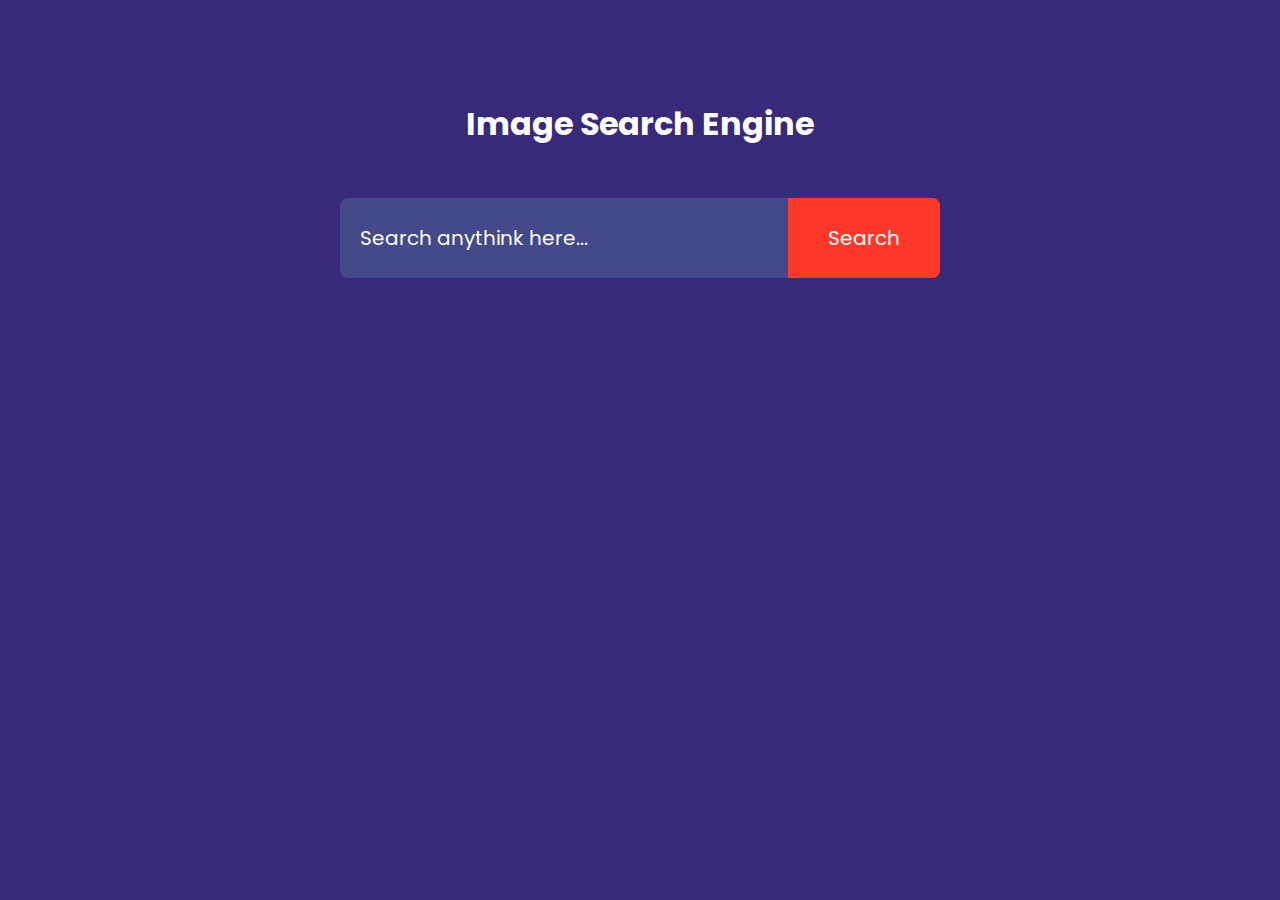
<file: imagesarch/index.html>
<!DOCTYPE html>
<html lang="en">
<head>
    <meta charset="UTF-8">
    <meta name="viewport" content="width=device-width, initial-scale=1.0">
    <title>Image Search App</title>
    <link rel="stylesheet" href="./style.css">
</head>
<body>
    <h1>Image Search Engine</h1>
    <form id="search-form">
        <input type="text" id="search-box" placeholder="Search anythink here...">
        <button id="search-btn">Search</button>
    </form>
    <div id="search-result"></div>
    <button id="show-more-btn">Show more</button>

    <script src="./script.js"></script>
</body>
</html>
</file>
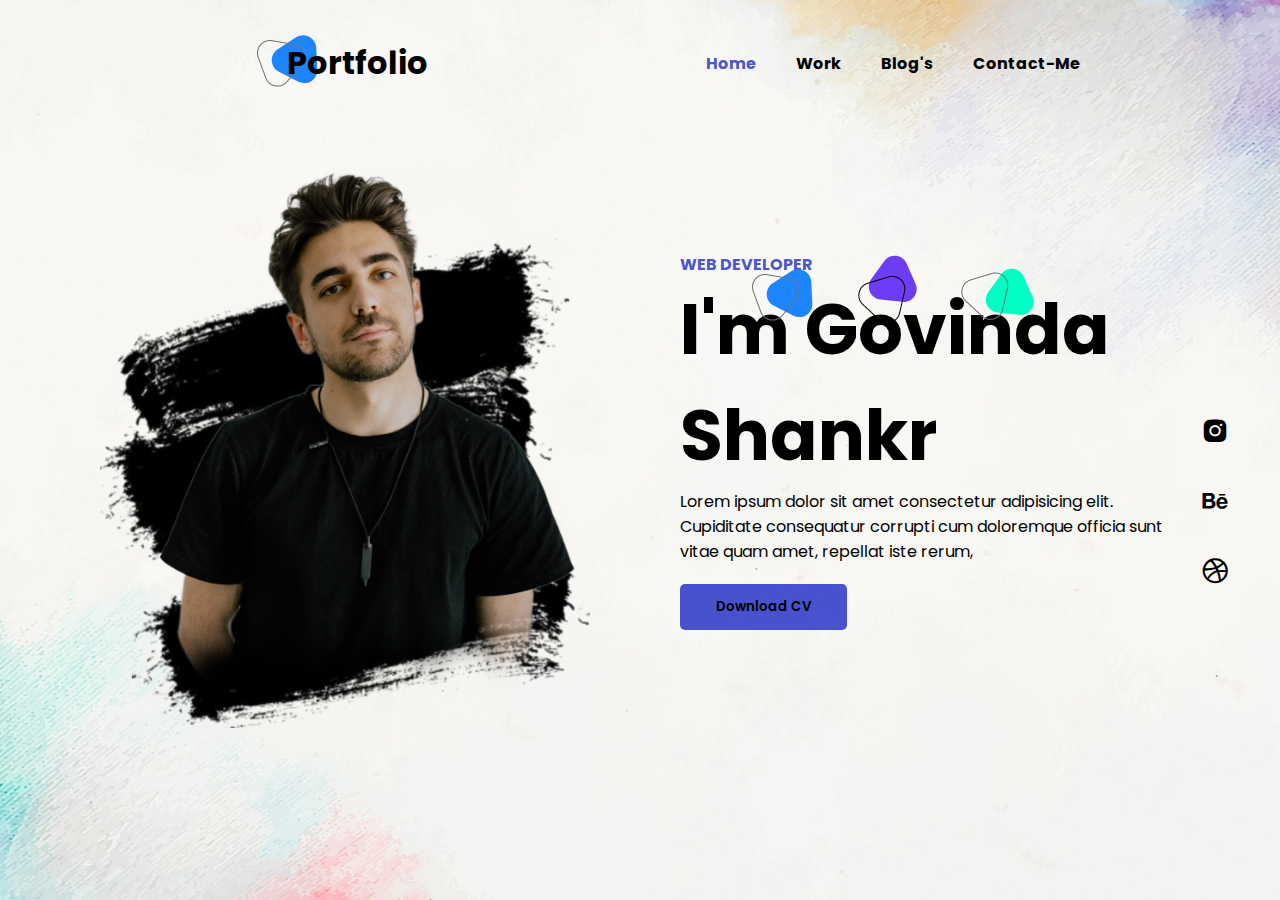
<file: portfolio/index.html>
<!DOCTYPE html>
<html lang="en">

<head>
    <meta charset="UTF-8">
    <meta name="viewport" content="width=device-width, initial-scale=1.0">
    <title>Presonal WebSite Using HTML and CSS | Coding Karunadu</title>

    <link rel="stylesheet" href="style.css">

    <link href='https://unpkg.com/boxicons@2.1.4/css/boxicons.min.css' rel='stylesheet'>
</head>

<body>
   
    <div class="hero">
        <div class="nav">
            <div class="logo">
                <img src="imgs/shap-1.png" alt="logo" class="shap">
                <h1>Portfolio</h1>
            </div>
            <ul>
                <li><a href="#" class="active">Home</a></li>
                <li><a href="#">Work</a></li>
                <li><a href="#">Blog's</a></li>
                <li><a href="#">Contact-Me</a></li>
            </ul>
        </div>
    
    

    <div class="content">
        <div class="left">
            <img src="imgs/men.png" alt="men">
        </div>
        <div class="right">
            <h4>Web Developer</h4>
            <h1>I'm Govinda Shankr</h1>
            <p>Lorem ipsum dolor sit amet consectetur adipisicing elit. Cupiditate consequatur corrupti cum doloremque officia sunt vitae quam amet, repellat iste rerum, </p>

            <button>Download CV</button>
        </div>
    </div>

    <div class="social">
        <i class="bx bxl-instagram-alt"></i>
        <i class="bx bxl-behance"></i>
        <i class="bx bxl-dribbble"></i>
    </div>

    <div class="shap-container">
        <img src="imgs/shap-1.png" alt="" class="shap shap-1">
        <img src="imgs/shap-2.png" alt="" class="shap shap-2">
        <img src="imgs/shap-3.png" alt="" class="shap shap-3">
    </div>

</div>



    
   
                
           
       
</body>

</html>
</file>
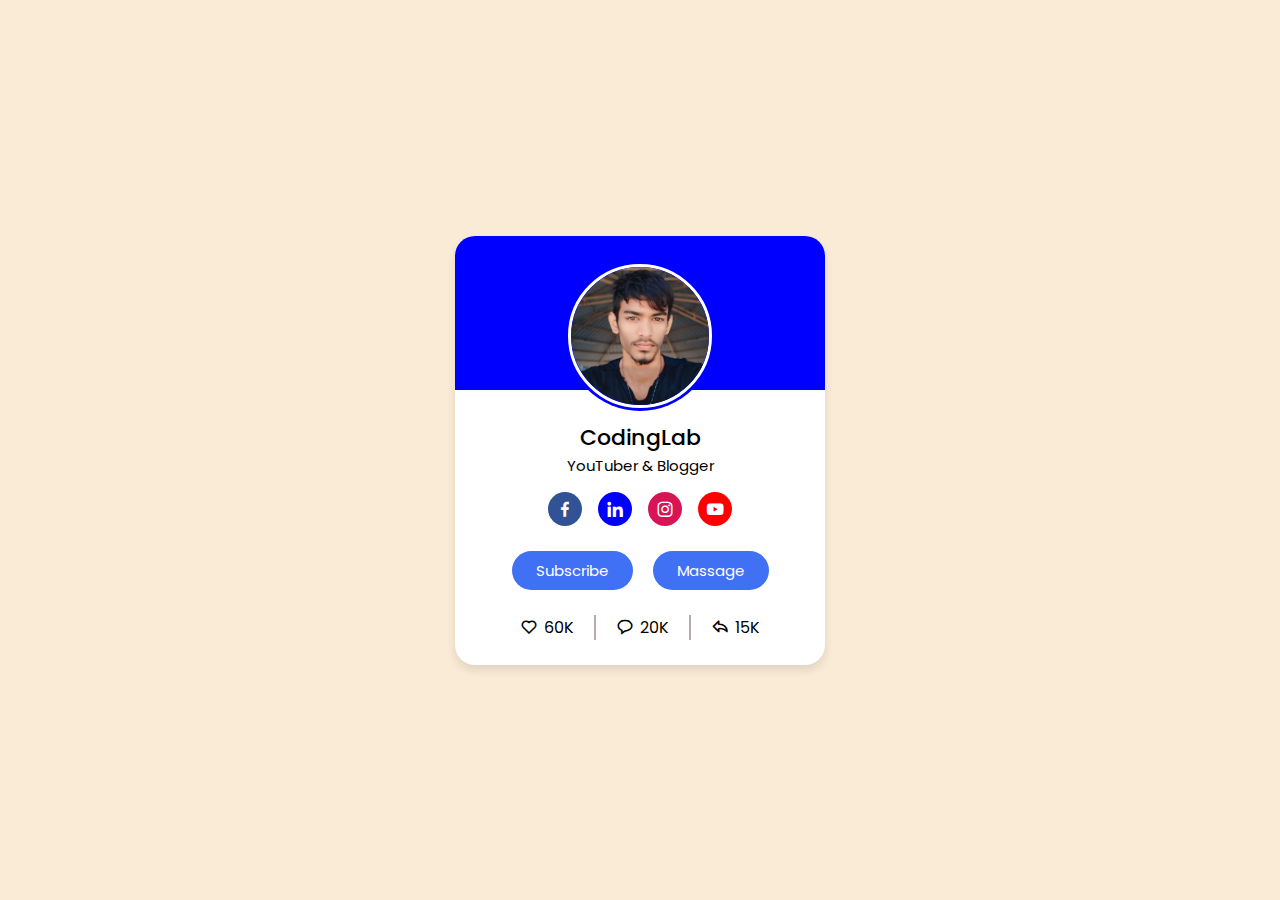
<file: profilecard/index.html>
<!DOCTYPE html>
<html lang="en">
<head>
    <meta charset="UTF-8">
    <meta name="viewport" content="width=device-width, initial-scale=1.0">
    <title>Responsive Profile Card</title>
    <link rel="stylesheet" href="./style.css">
    <link href="https://unpkg.com/boxicons@2.1.4/css/boxicons.min.css" rel="stylesheet">
</head>
<body>
    <div class="container">
        <div class="profile-card">
            <div class="image">
                <img src="./imagess/ragesh.png"class="profile-img">
            </div>

            <div class="text-data">
                <span class="name">CodingLab</span>
                <span class="job">YouTuber & Blogger</span>
            </div>

            <div class="media-buttons">
                <a href="#" class="link" style="background: #315294;">
                    <i class="bx bxl-facebook"></i>
                </a>
                <a href="#" class="link" style="background: blue;">
                    <i class="bx bxl-linkedin"></i>
                </a>
                <a href="#" class="link" style="background: #d81455;">
                    <i class="bx bxl-instagram"></i>
                </a>
                <a href="#" class="link" style="background: #ff0000;">
                    <i class="bx bxl-youtube"></i>
                </a>
            </div>

            <div class="buttons">
                <button class="button">Subscribe</button>
                <button class="button">Massage</button>
            </div>

            <div class="analytics">
                <div class="data">
                    <i class="bx bx-heart"></i>
                    <span class="number">60K</span>
                </div>
                <div class="data">
                    <i class="bx bx-message-rounded"></i>
                    <span class="number">20K</span>
                </div>
                <div class="data">
                    <i class="bx bx-share"></i>
                    <span class="number">15K</span>
                </div>
            </div>

        </div>
    </div>
    
</body>
</html>
</file>
<file: imagesarch/style.css>
@import url("https://fonts.googleapis.com/css2?family=Poppins:ital,wght@0,100;0,200;0,300;0,400;0,500;0,600;0,700;0,800;0,900;1,100;1,200;1,300;1,400;1,500;1,600;1,700;1,800;1,900&display=swap");
*{
    margin: 0;
    padding: 0;
    box-sizing: border-box;
    font-family: "poppins";
}
body{
    background: #39297b;
    color: #fff;
}
h1{
    text-align: center;
    margin: 100px auto 50px;
    font-weight: 600px;
}
form{
    width: 90%;
    max-width: 600px;
    margin: auto;
    height: 80px;
    background: #434989;
    align-items: center;
    display: flex;
    border-radius: 8px;
}
form input{
    flex: 1;
    height: 100%;
    border: 0;
    outline: none;
    background: transparent;
    color: #fff;
    padding:0 20px;
    font-size: 20px;
}
form button{
    padding: 0 40px;
    height: 100%;
    background: #ff3929;
    font-size: 20px;
    color: #fff;
    border: none;
    outline: none;
    border-radius: 0 8px 8px 0;
    cursor: pointer;
}
::placeholder{
    color: white;
    font-size: 20px;
}
#show-more-btn{
    background: #ff3929;
    color: #fff;
    border: 0;
    outline: 0;
    padding: 10px 20px;
    border-radius: 5px;
    font-size: 18px;
    display: none;
    cursor: pointer;
    margin: 10px auto 100px;
}
#search-result{
    display: grid;
    width: 80%;
    margin: 100px auto 50px;
    grid-template-columns: 1fr 1fr 1fr;
    gap: 40px;
}
#search-result img{
    width: 100%;
    height: 230px;
    object-fit: cover;
    border-radius: 5px;
}
</file>
<file: portfolio/style.css>
@import url('https://fonts.googleapis.com/css2?family=Kablammo&family=Poppins:wght@300;400;500;600;700&display=swap');
* {
    margin: 0;
    padding: 0;
    box-sizing: border-box;
    font-family: 'Poppins', sans-serif;
    transition: all .3s ease;
}

/* font-family: 'Kablammo', cursive; */

.hero{
    width: 100%;
    height: 100vh;
    background-image: url('imgs/background.jpg');
    background-position: center;
    background-repeat: no-repeat;
    background-size: cover;

}

.nav {
    display: flex;
    align-items: center;
    justify-content: space-between;
    padding: 20px 180px;
}

.nav .logo{
    display: flex;
    align-items: center;
    justify-content: center;
}

.nav .logo h1{
    z-index: 1;
}

.nav .logo img{
    position: relative;
    left: 60px;
    top: 5px;
}

.shap{
    animation: rotat 2s infinite linear;

}

@keyframes rotat{
    from{
        transform: rotate(0deg);
    }

    to{
        transform: rotate(360deg);
    }
}

.nav ul {
    display: flex;
    align-items: center;
    justify-content: center;
    list-style: none;
}

.nav ul li a{
    text-decoration: none;
    color: #000000;
    font-weight: 700;
    margin: 0px 20px;
}

.nav ul li a:hover{
    color: #1221c1c4;
}

.nav ul li .active{
    color: #1221c1c4;
}

.content {
    display: flex;
    align-items: center;
    justify-content: center;
    margin: 20px 100px;
}

.content .left img{
    width: 490px;
    margin-right: 90px;
}

.content .right h4{
    text-transform: uppercase;
    color: #1221c1c4;
}

.content .right h1{
    font-size: 70px;
}

.content .right button{
    margin-top: 20px;
    padding: 13px 36px;
    background: #1221c1c4;
    border-radius: 5px;
    border: none;
    outline: none;
    cursor: pointer;
    font-weight: 600;
}

.content .right button:hover{
    background: #1221c19f;
}

.social{
    position: absolute;
    top: 44%;
    right: 50px;
    display: flex;
    align-items: center;
    flex-direction: column;
}

.social i{
    font-size: 30px;
    margin: 20px 0px;
    cursor: pointer;
}

.social i:hover{
    transform: scale(1.2);
}

.shap-container{
    position: absolute;
    top: 27%;
    right: 17%;
}
</file>
<file: profilecard/style.css>
@import url("https://fonts.googleapis.com/css2?family=Poppins:ital,wght@0,100;0,200;0,300;0,400;0,500;0,600;0,700;0,800;0,900;1,100;1,200;1,300;1,400;1,500;1,600;1,700;1,800;1,900&display=swap");
*{
    margin: 0;
    padding: 0;
    box-sizing: border-box;
    font-family: "poppins";
}
.container{
    height: 100vh;
    width: 100%;
    display: flex;
    align-items: center;
    justify-content: center;
    background: antiquewhite;
}
.profile-card{
    display: flex;
    flex-direction: column;
    align-items: center;
    max-width: 370px;
    width: 100%;
    background-color: white;
    border-radius: 20px;
    padding: 25px ;
    position: relative;
    box-shadow: 0 5px 10px rgb(0, 0, 0, .1);
}
.profile-card::before{
    content: "";
    position: absolute;
    height: 36%;
    top: 0;
    left: 0;
    border-radius: 20px 20px 0 0 ;
    width: 100%;
    background-color: blue;
}
.profile-card .text-data{
    display: flex;
    flex-direction: column;
    align-items: center;
    color: black;
}
.text-data .name{
    font-size: 22px;
    font-weight: 500;
}
.text-data .job{
    font-size: 15px;
    font-weight: 400;
}
.image{
    position: relative;
    height: 150px;
    width: 150px;
    border-radius: 50%;
    background: blue;
    padding: 3px;
    margin-bottom: 10px;
    
}
.image .profile-img{
    height: 100%;
    width: 100%;
    object-fit: cover;
    border-radius: 50%;
    border: 3px solid white;
}

.profile-card .media-buttons{
    display: flex;
    align-items: center;
    margin-top: 15px;
}
.media-buttons .link{
    text-decoration: none;
    background-color: blue;
    margin: 0 8px ;
    height: 34px;
    width: 34px;
    border-radius: 50%;
    display: flex;
    align-items: center;
    justify-content: center;
    color: white;
    font-size: 20px;
}
.profile-card .buttons{
    display: flex;
    align-items: center;
    margin: 25px 0 0 0;

}
.buttons .button{
    background-color: #4070f4;
    padding: 8px 24px;
    outline: none;
    border: none;
    margin: 0 10px;
    color: white;
    border-radius: 20px;
    font-size: 15px;
    font-weight: 400;
    cursor: pointer;
    transition: all 0.3s ease;
}
.buttons .button:hover{
    background-color: blue;
}
.profile-card .analytics{
    display: flex;
    align-items: center;
    justify-content: center;
    margin: 25px 0 0 0;
}
.analytics .data{
    display: flex;
    align-items: center;
    justify-content: center;
    padding: 0 20px;
    border-right: 2px solid rgb(185, 170, 170);
}
.data i{
    font-size: 18px;
    margin: 0 6px 0 0;
}
.data:last-child{
    border-right: none;
}
</file>
